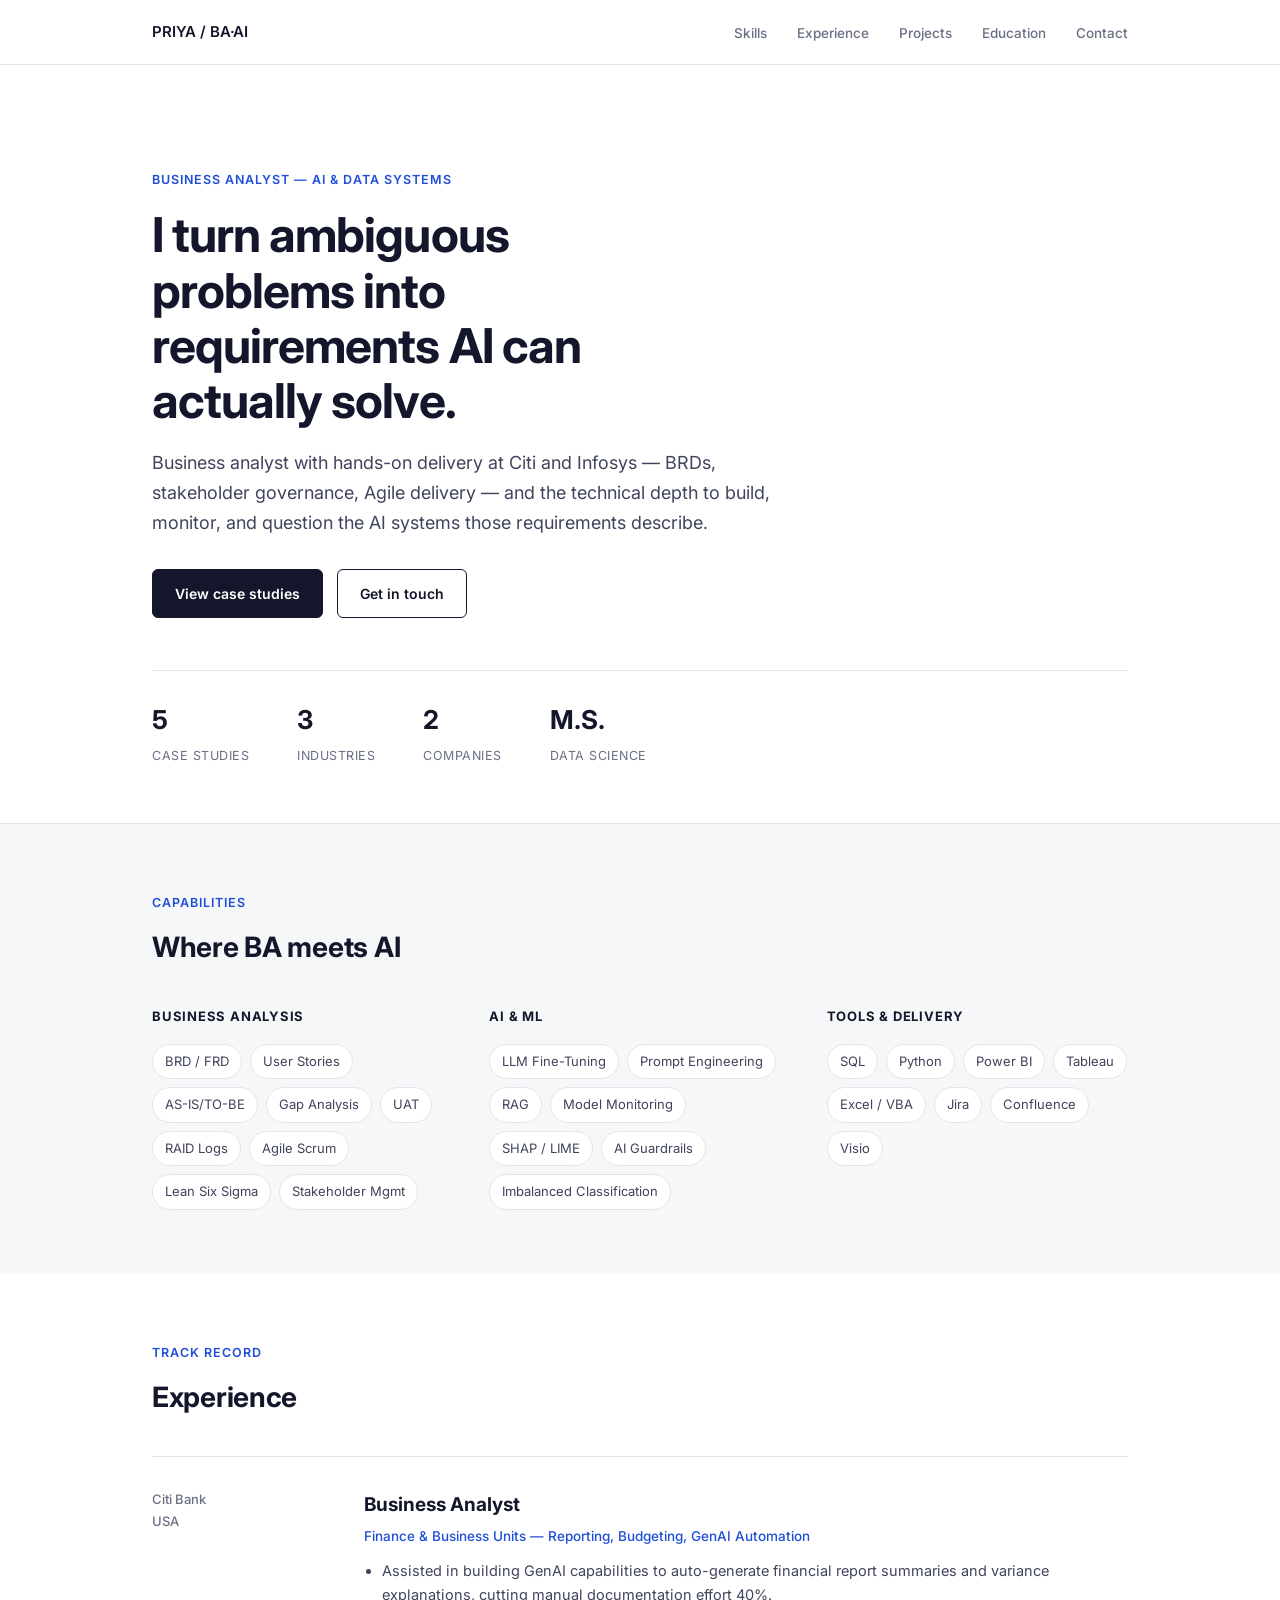
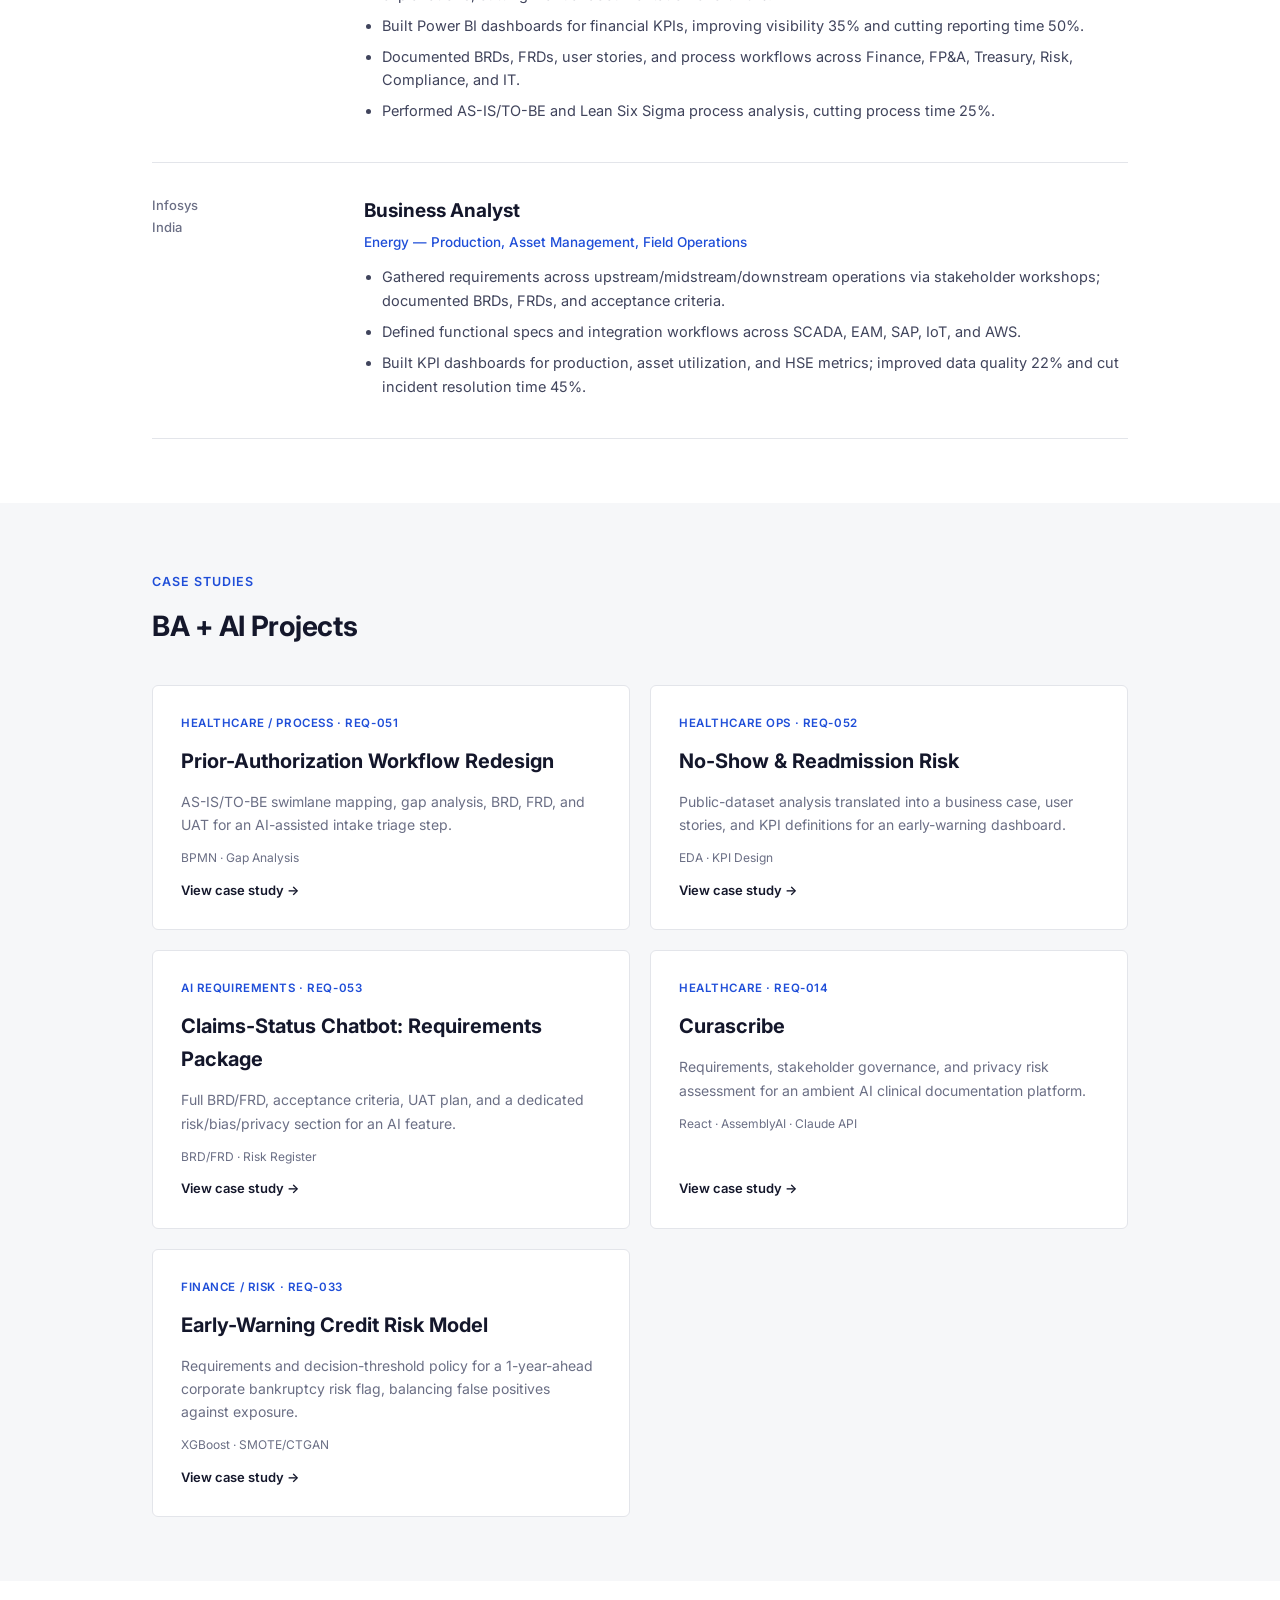
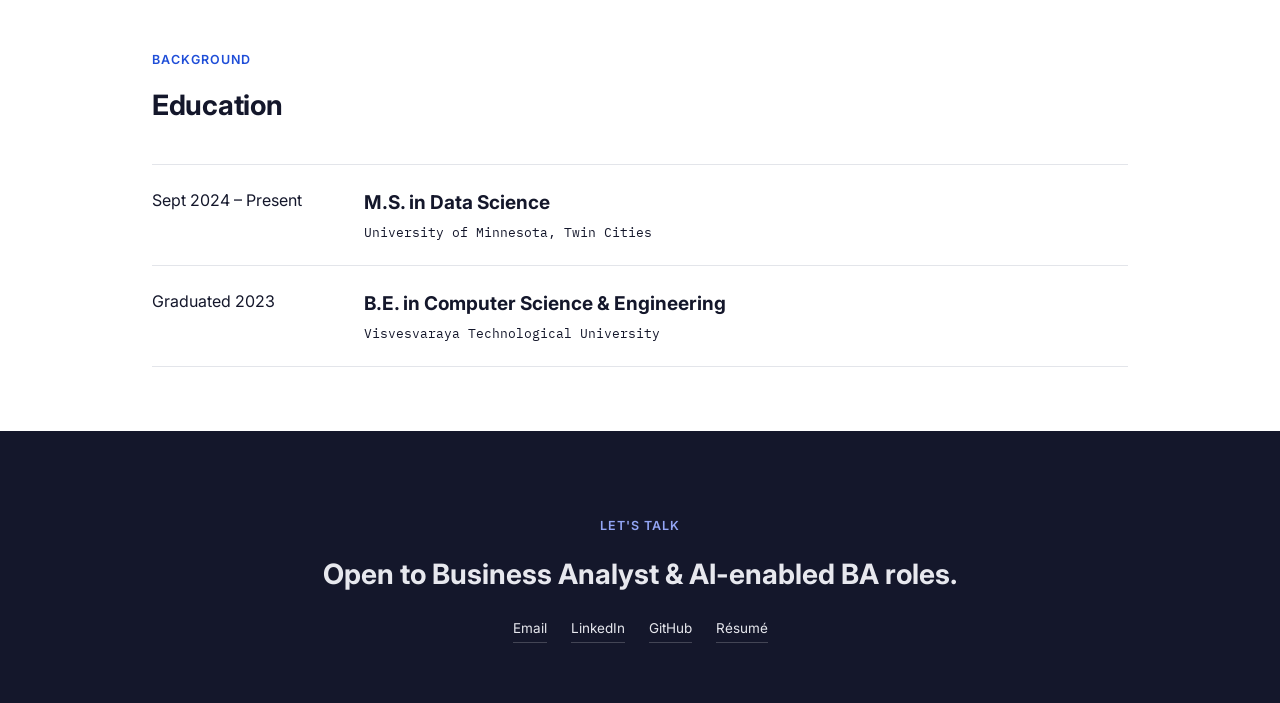
<file: index.html>
<!DOCTYPE html>
<html lang="en">
<head>
<meta charset="UTF-8">
<meta name="viewport" content="width=device-width, initial-scale=1.0">
<title>Priya — Business Analyst / AI Systems</title>
<link rel="preconnect" href="https://fonts.googleapis.com">
<link href="https://fonts.googleapis.com/css2?family=Inter:wght@400;500;600;700&family=IBM+Plex+Mono:wght@400;500&display=swap" rel="stylesheet">
<link rel="stylesheet" href="style.css">
</head>
<body>

<nav class="topbar">
  <div class="wrap">
    <a href="#" class="brand">PRIYA / BA·AI</a>
    <ul class="navlinks">
      <li><a href="#skills">Skills</a></li>
      <li><a href="#experience">Experience</a></li>
      <li><a href="#projects">Projects</a></li>
      <li><a href="#education">Education</a></li>
      <li><a href="#contact">Contact</a></li>
    </ul>
  </div>
</nav>

<div class="ruler"></div>

<header class="hero">
  <div class="wrap">
    <span class="eyebrow">Business Analyst — AI &amp; Data Systems</span>
    <h1>I turn ambiguous problems into requirements AI can actually solve.</h1>
    <p class="lede">Business analyst with hands-on delivery at Citi and Infosys — BRDs, stakeholder governance, Agile delivery — and the technical depth to build, monitor, and question the AI systems those requirements describe.</p>
    <div class="hero-cta">
      <a href="#projects" class="btn btn-primary">View case studies</a>
      <a href="#contact" class="btn btn-ghost">Get in touch</a>
    </div>
    <div class="hero-stats">
      <div><strong>5</strong><span>Case Studies</span></div>
      <div><strong>3</strong><span>Industries</span></div>
      <div><strong>2</strong><span>Companies</span></div>
      <div><strong>M.S.</strong><span>Data Science</span></div>
    </div>
  </div>
</header>

<section id="skills" class="paper">
  <div class="wrap">
    <span class="eyebrow">Capabilities</span>
    <h2 class="section-title">Where BA meets AI</h2>
    <div class="skill-groups">
      <div class="skill-group">
        <h3>Business Analysis</h3>
        <div class="chip-row">
          <span class="chip">BRD / FRD</span><span class="chip">User Stories</span><span class="chip">AS-IS/TO-BE</span>
          <span class="chip">Gap Analysis</span><span class="chip">UAT</span><span class="chip">RAID Logs</span>
          <span class="chip">Agile Scrum</span><span class="chip">Lean Six Sigma</span><span class="chip">Stakeholder Mgmt</span>
        </div>
      </div>
      <div class="skill-group">
        <h3>AI &amp; ML</h3>
        <div class="chip-row">
          <span class="chip">LLM Fine-Tuning</span><span class="chip">Prompt Engineering</span><span class="chip">RAG</span>
          <span class="chip">Model Monitoring</span><span class="chip">SHAP / LIME</span><span class="chip">AI Guardrails</span>
          <span class="chip">Imbalanced Classification</span>
        </div>
      </div>
      <div class="skill-group">
        <h3>Tools &amp; Delivery</h3>
        <div class="chip-row">
          <span class="chip">SQL</span><span class="chip">Python</span><span class="chip">Power BI</span>
          <span class="chip">Tableau</span><span class="chip">Excel / VBA</span><span class="chip">Jira</span>
          <span class="chip">Confluence</span><span class="chip">Visio</span>
        </div>
      </div>
    </div>
  </div>
</section>

<section id="experience">
  <div class="wrap">
    <span class="eyebrow">Track Record</span>
    <h2 class="section-title">Experience</h2>

    <div class="exp-entry">
      <div class="when">Citi Bank<br>USA</div>
      <div>
        <h3>Business Analyst</h3>
        <div class="role">Finance &amp; Business Units — Reporting, Budgeting, GenAI Automation</div>
        <ul>
          <li>Assisted in building GenAI capabilities to auto-generate financial report summaries and variance explanations, cutting manual documentation effort 40%.</li>
          <li>Built Power BI dashboards for financial KPIs, improving visibility 35% and cutting reporting time 50%.</li>
          <li>Documented BRDs, FRDs, user stories, and process workflows across Finance, FP&amp;A, Treasury, Risk, Compliance, and IT.</li>
          <li>Performed AS-IS/TO-BE and Lean Six Sigma process analysis, cutting process time 25%.</li>
        </ul>
      </div>
    </div>

    <div class="exp-entry">
      <div class="when">Infosys<br>India</div>
      <div>
        <h3>Business Analyst</h3>
        <div class="role">Energy — Production, Asset Management, Field Operations</div>
        <ul>
          <li>Gathered requirements across upstream/midstream/downstream operations via stakeholder workshops; documented BRDs, FRDs, and acceptance criteria.</li>
          <li>Defined functional specs and integration workflows across SCADA, EAM, SAP, IoT, and AWS.</li>
          <li>Built KPI dashboards for production, asset utilization, and HSE metrics; improved data quality 22% and cut incident resolution time 45%.</li>
        </ul>
      </div>
    </div>
  </div>
</section>

<section id="projects" class="paper">
  <div class="wrap">
    <span class="eyebrow">Case Studies</span>
    <h2 class="section-title">BA + AI Projects</h2>
    <div class="proj-grid">

      <a class="proj-card" href="projects/prior-auth.html">
        <span class="tag">HEALTHCARE / PROCESS · REQ-051</span>
        <h3>Prior-Authorization Workflow Redesign</h3>
        <p>AS-IS/TO-BE swimlane mapping, gap analysis, BRD, FRD, and UAT for an AI-assisted intake triage step.</p>
        <span class="tools">BPMN · Gap Analysis</span>
        <span class="go">View case study →</span>
      </a>

      <a class="proj-card" href="projects/no-show-readmission.html">
        <span class="tag">HEALTHCARE OPS · REQ-052</span>
        <h3>No-Show &amp; Readmission Risk</h3>
        <p>Public-dataset analysis translated into a business case, user stories, and KPI definitions for an early-warning dashboard.</p>
        <span class="tools">EDA · KPI Design</span>
        <span class="go">View case study →</span>
      </a>

      <a class="proj-card" href="projects/ai-feature-brd.html">
        <span class="tag">AI REQUIREMENTS · REQ-053</span>
        <h3>Claims-Status Chatbot: Requirements Package</h3>
        <p>Full BRD/FRD, acceptance criteria, UAT plan, and a dedicated risk/bias/privacy section for an AI feature.</p>
        <span class="tools">BRD/FRD · Risk Register</span>
        <span class="go">View case study →</span>
      </a>

      <a class="proj-card" href="projects/curascribe.html">
        <span class="tag">HEALTHCARE · REQ-014</span>
        <h3>Curascribe</h3>
        <p>Requirements, stakeholder governance, and privacy risk assessment for an ambient AI clinical documentation platform.</p>
        <span class="tools">React · AssemblyAI · Claude API</span>
        <span class="go">View case study →</span>
      </a>

      <a class="proj-card" href="projects/financial-distress.html">
        <span class="tag">FINANCE / RISK · REQ-033</span>
        <h3>Early-Warning Credit Risk Model</h3>
        <p>Requirements and decision-threshold policy for a 1-year-ahead corporate bankruptcy risk flag, balancing false positives against exposure.</p>
        <span class="tools">XGBoost · SMOTE/CTGAN</span>
        <span class="go">View case study →</span>
      </a>

    </div>
  </div>
</section>

<section id="education">
  <div class="wrap">
    <span class="eyebrow">Background</span>
    <h2 class="section-title">Education</h2>
    <div class="edu-entry">
      <div class="when">Sept 2024 – Present</div>
      <div><h3 style="font-family:var(--display);font-size:19px;margin:0 0 4px;">M.S. in Data Science</h3><div class="role" style="color:var(--ink-text-dim);font-family:var(--mono);font-size:12.5px;">University of Minnesota, Twin Cities</div></div>
    </div>
    <div class="edu-entry">
      <div class="when">Graduated 2023</div>
      <div><h3 style="font-family:var(--display);font-size:19px;margin:0 0 4px;">B.E. in Computer Science &amp; Engineering</h3><div class="role" style="color:var(--ink-text-dim);font-family:var(--mono);font-size:12.5px;">Visvesvaraya Technological University</div></div>
    </div>
  </div>
</section>

<footer class="contact" id="contact">
  <div class="wrap">
    <span class="eyebrow" style="justify-content:center;">Let's talk</span>
    <h2>Open to Business Analyst &amp; AI-enabled BA roles.</h2>
    <div class="contact-links">
      <a href="mailto:you@example.com">Email</a>
      <a href="#">LinkedIn</a>
      <a href="#">GitHub</a>
      <a href="#">Résumé</a>
    </div>
    <div class="stamp">VERIFIED · REQUIREMENTS ON FILE</div>
  </div>
</footer>

</body>
</html>
</file>
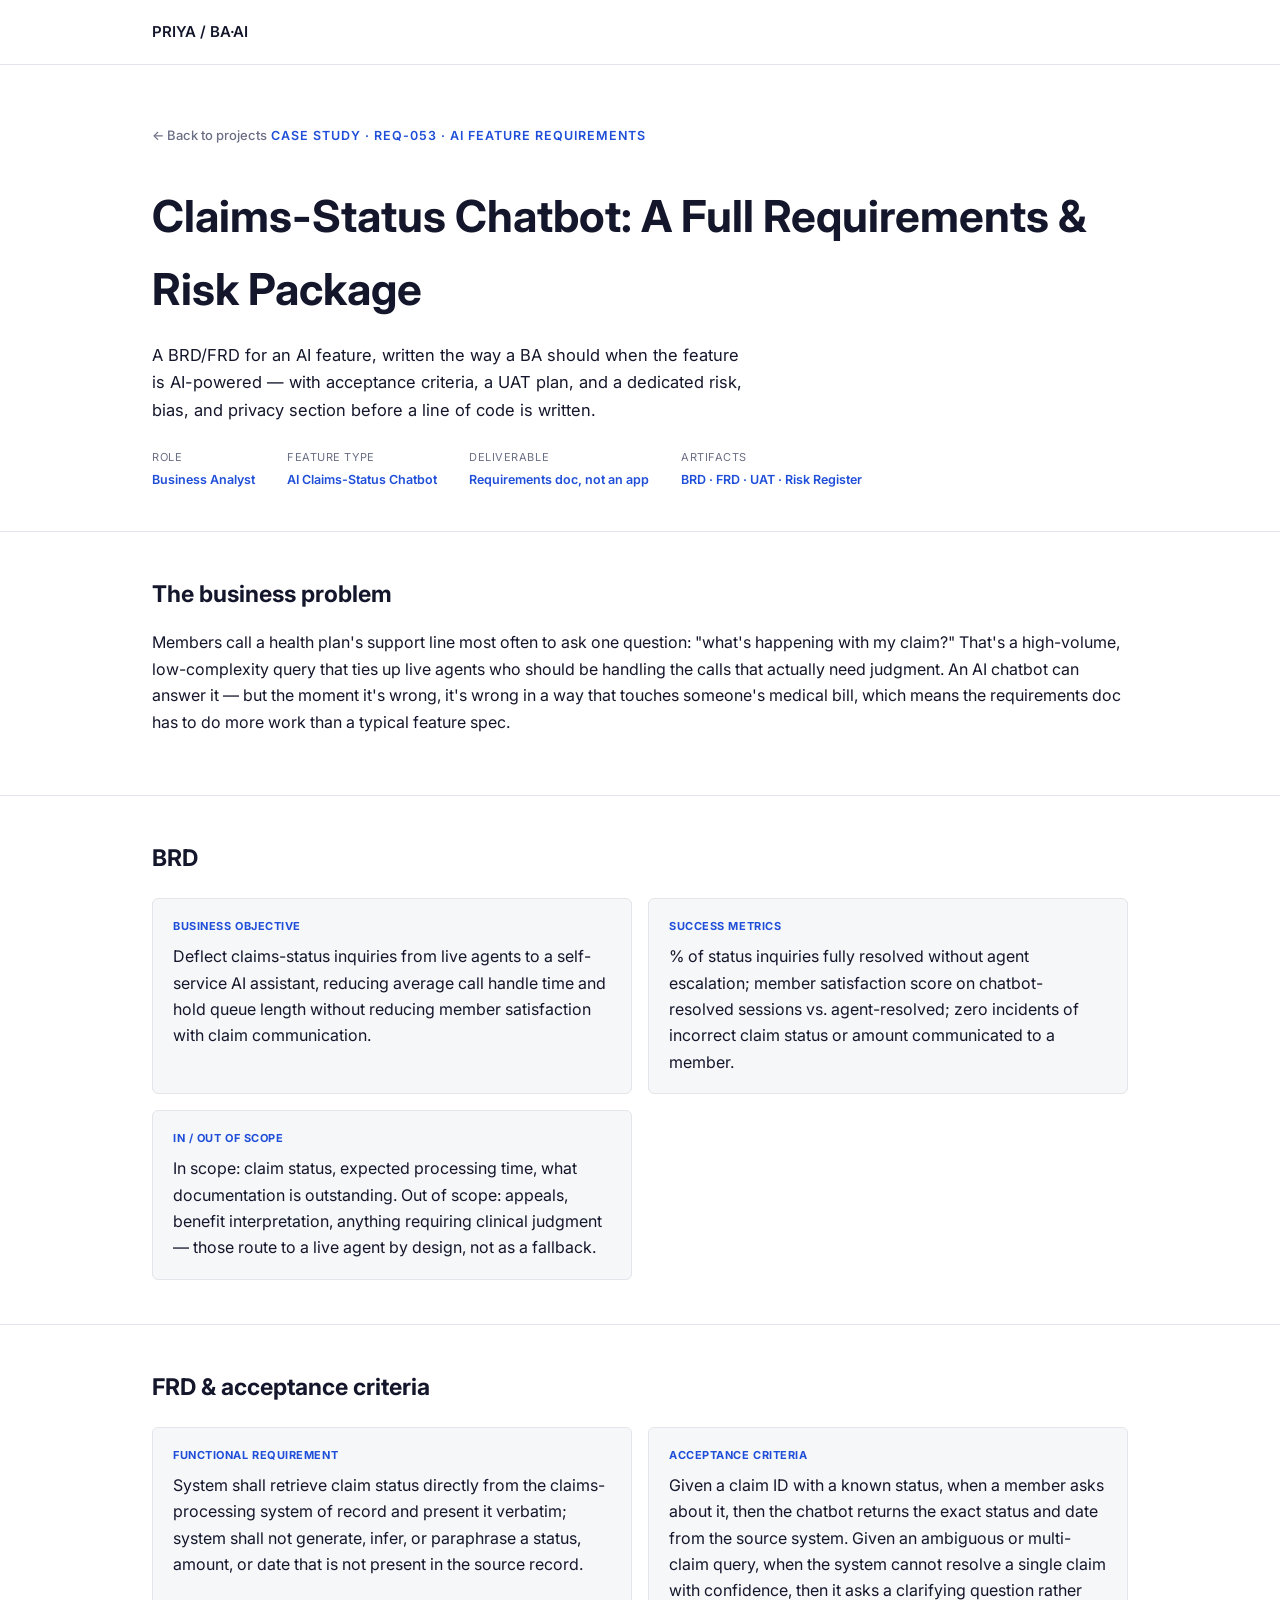
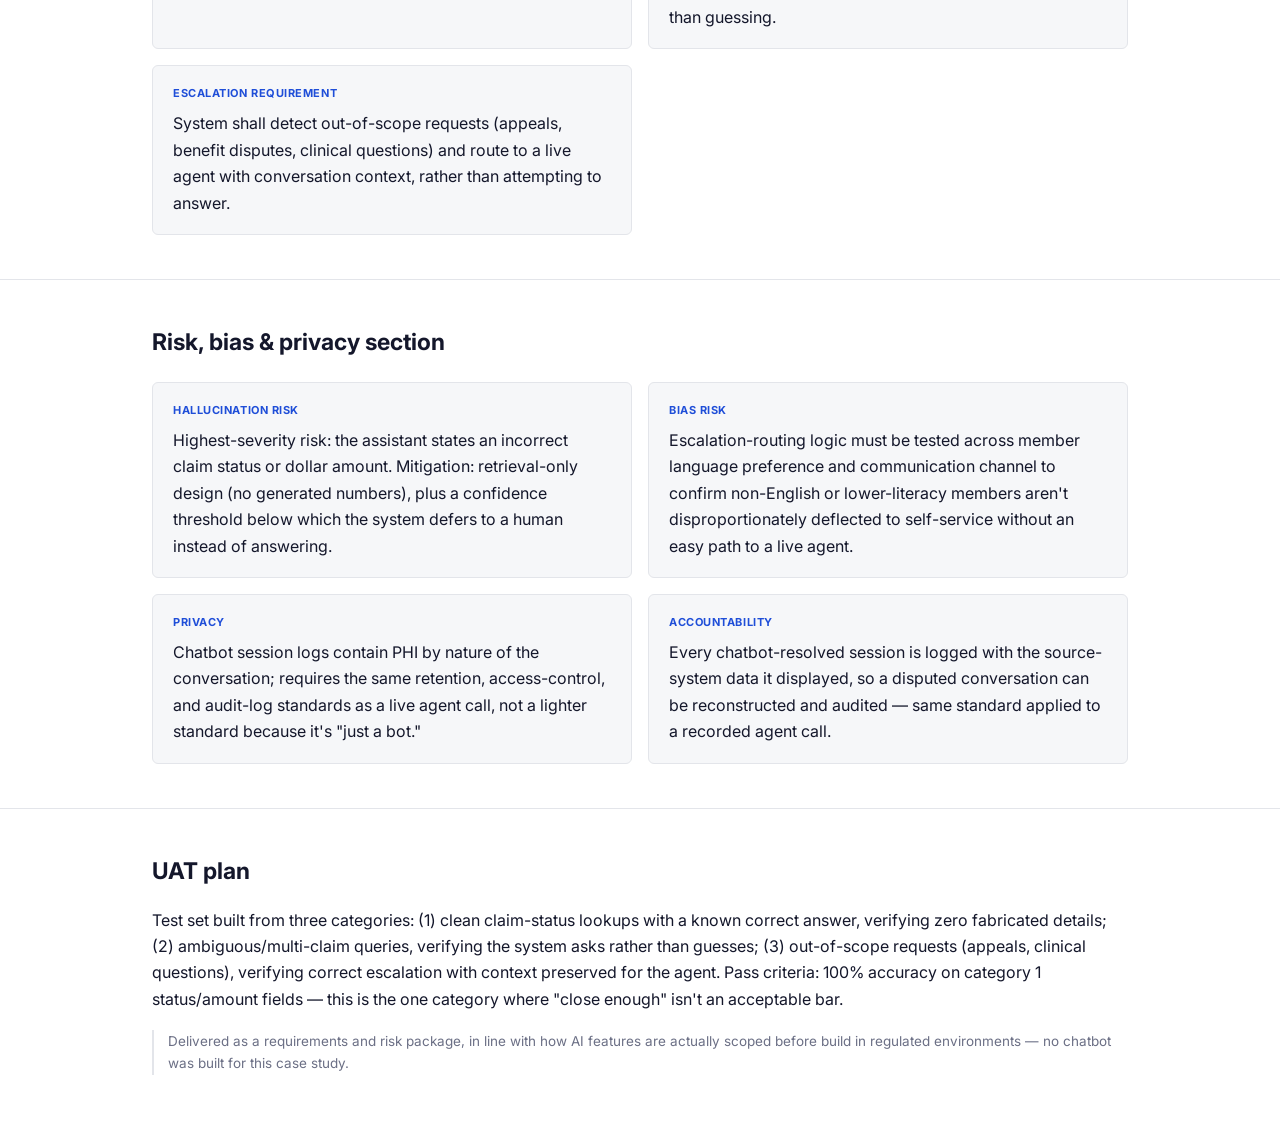
<file: projects/ai-feature-brd.html>
<!DOCTYPE html>
<html lang="en">
<head>
<meta charset="UTF-8">
<meta name="viewport" content="width=device-width, initial-scale=1.0">
<title>AI Feature Requirements &amp; Validation — Case Study</title>
<link rel="preconnect" href="https://fonts.googleapis.com">
<link href="https://fonts.googleapis.com/css2?family=Fraunces:ital,opsz,wght@0,9..144,500;0,9..144,600;1,9..144,500&family=Inter:wght@400;500;600&family=IBM+Plex+Mono:wght@400;500&display=swap" rel="stylesheet">
<link rel="stylesheet" href="../style.css">
</head>
<body class="dark">

<nav class="topbar"><div class="wrap"><a href="../index.html" class="brand">PRIYA / BA·AI</a></div></nav>
<div class="ruler"></div>

<header class="case-hero">
  <div class="wrap">
    <a href="../index.html#projects" class="back-link">← Back to projects</a>
    <span class="eyebrow">Case Study · REQ-053 · AI Feature Requirements</span>
    <h1 style="font-family:var(--display);font-size:clamp(30px,4vw,44px);margin:16px 0;">Claims-Status Chatbot: A Full Requirements &amp; Risk Package</h1>
    <p style="max-width:60ch;color:var(--ink-text-dim);font-size:16.5px;">A BRD/FRD for an AI feature, written the way a BA should when the feature is AI-powered — with acceptance criteria, a UAT plan, and a dedicated risk, bias, and privacy section before a line of code is written.</p>
    <div class="case-meta">
      <div><span class="label">Role</span><span class="val">Business Analyst</span></div>
      <div><span class="label">Feature type</span><span class="val">AI Claims-Status Chatbot</span></div>
      <div><span class="label">Deliverable</span><span class="val">Requirements doc, not an app</span></div>
      <div><span class="label">Artifacts</span><span class="val">BRD · FRD · UAT · Risk Register</span></div>
    </div>
  </div>
</header>

<section class="case-section">
  <div class="wrap">
    <h2>The business problem</h2>
    <p>Members call a health plan's support line most often to ask one question: "what's happening with my claim?" That's a high-volume, low-complexity query that ties up live agents who should be handling the calls that actually need judgment. An AI chatbot can answer it — but the moment it's wrong, it's wrong in a way that touches someone's medical bill, which means the requirements doc has to do more work than a typical feature spec.</p>
  </div>
</section>

<section class="case-section">
  <div class="wrap">
    <h2>BRD</h2>
    <div class="ba-artifact-grid">
      <div class="artifact"><span class="kind">Business objective</span>Deflect claims-status inquiries from live agents to a self-service AI assistant, reducing average call handle time and hold queue length without reducing member satisfaction with claim communication.</div>
      <div class="artifact"><span class="kind">Success metrics</span>% of status inquiries fully resolved without agent escalation; member satisfaction score on chatbot-resolved sessions vs. agent-resolved; zero incidents of incorrect claim status or amount communicated to a member.</div>
      <div class="artifact"><span class="kind">In / out of scope</span>In scope: claim status, expected processing time, what documentation is outstanding. Out of scope: appeals, benefit interpretation, anything requiring clinical judgment — those route to a live agent by design, not as a fallback.</div>
    </div>
  </div>
</section>

<section class="case-section">
  <div class="wrap">
    <h2>FRD &amp; acceptance criteria</h2>
    <div class="ba-artifact-grid">
      <div class="artifact"><span class="kind">Functional requirement</span>System shall retrieve claim status directly from the claims-processing system of record and present it verbatim; system shall not generate, infer, or paraphrase a status, amount, or date that is not present in the source record.</div>
      <div class="artifact"><span class="kind">Acceptance criteria</span>Given a claim ID with a known status, when a member asks about it, then the chatbot returns the exact status and date from the source system. Given an ambiguous or multi-claim query, when the system cannot resolve a single claim with confidence, then it asks a clarifying question rather than guessing.</div>
      <div class="artifact"><span class="kind">Escalation requirement</span>System shall detect out-of-scope requests (appeals, benefit disputes, clinical questions) and route to a live agent with conversation context, rather than attempting to answer.</div>
    </div>
  </div>
</section>

<section class="case-section">
  <div class="wrap">
    <h2>Risk, bias &amp; privacy section</h2>
    <div class="ba-artifact-grid">
      <div class="artifact"><span class="kind">Hallucination risk</span>Highest-severity risk: the assistant states an incorrect claim status or dollar amount. Mitigation: retrieval-only design (no generated numbers), plus a confidence threshold below which the system defers to a human instead of answering.</div>
      <div class="artifact"><span class="kind">Bias risk</span>Escalation-routing logic must be tested across member language preference and communication channel to confirm non-English or lower-literacy members aren't disproportionately deflected to self-service without an easy path to a live agent.</div>
      <div class="artifact"><span class="kind">Privacy</span>Chatbot session logs contain PHI by nature of the conversation; requires the same retention, access-control, and audit-log standards as a live agent call, not a lighter standard because it's "just a bot."</div>
      <div class="artifact"><span class="kind">Accountability</span>Every chatbot-resolved session is logged with the source-system data it displayed, so a disputed conversation can be reconstructed and audited — same standard applied to a recorded agent call.</div>
    </div>
  </div>
</section>

<section class="case-section">
  <div class="wrap">
    <h2>UAT plan</h2>
    <p>Test set built from three categories: (1) clean claim-status lookups with a known correct answer, verifying zero fabricated details; (2) ambiguous/multi-claim queries, verifying the system asks rather than guesses; (3) out-of-scope requests (appeals, clinical questions), verifying correct escalation with context preserved for the agent. Pass criteria: 100% accuracy on category 1 status/amount fields — this is the one category where "close enough" isn't an acceptable bar.</p>
    <p class="note">Delivered as a requirements and risk package, in line with how AI features are actually scoped before build in regulated environments — no chatbot was built for this case study.</p>
  </div>
</section>

</body>
</html>
</file>
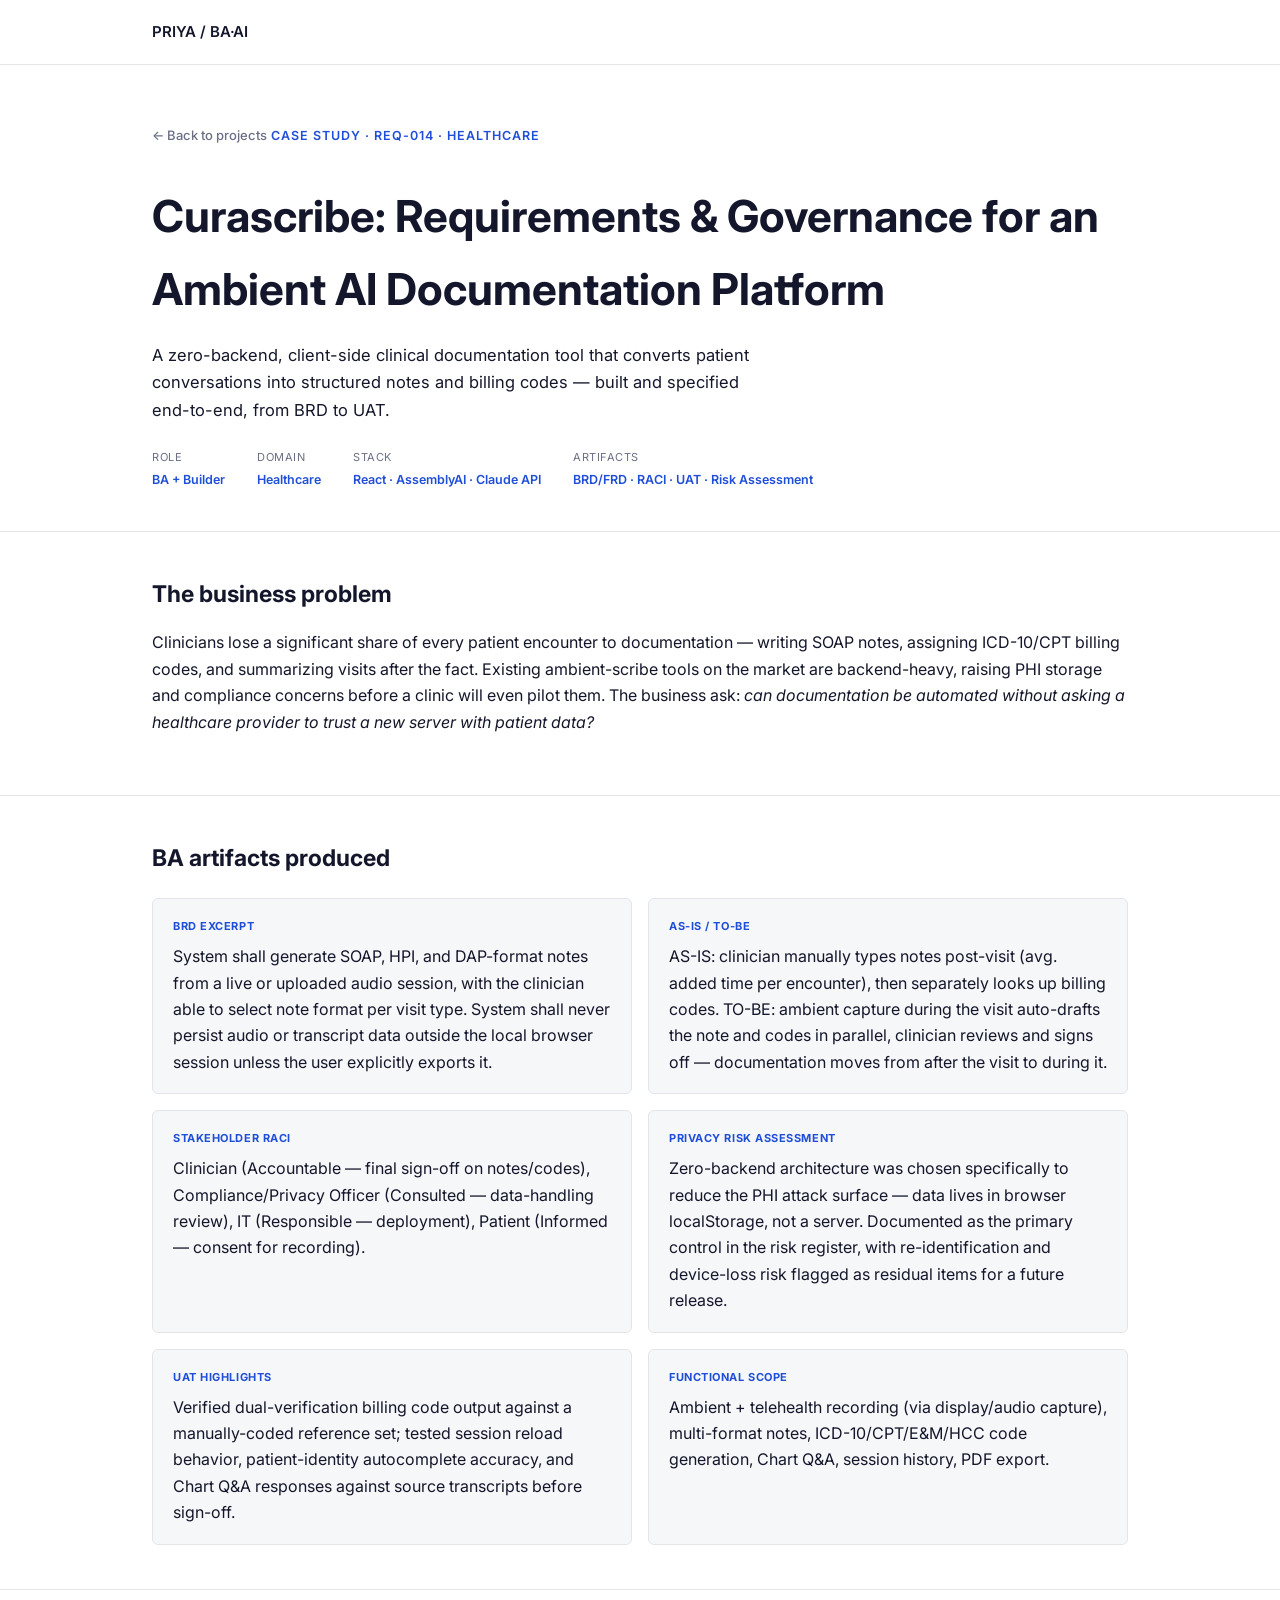
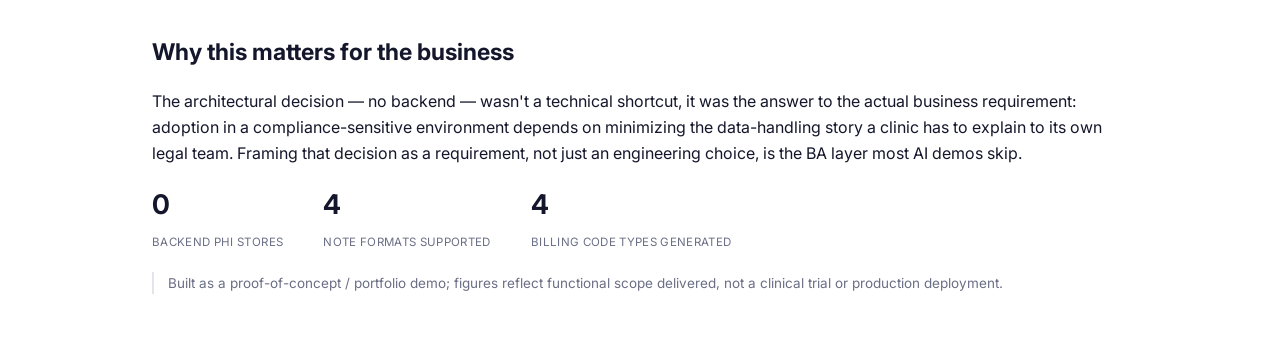
<file: projects/curascribe.html>
<!DOCTYPE html>
<html lang="en">
<head>
<meta charset="UTF-8">
<meta name="viewport" content="width=device-width, initial-scale=1.0">
<title>Curascribe — Case Study</title>
<link rel="preconnect" href="https://fonts.googleapis.com">
<link href="https://fonts.googleapis.com/css2?family=Fraunces:ital,opsz,wght@0,9..144,500;0,9..144,600;1,9..144,500&family=Inter:wght@400;500;600&family=IBM+Plex+Mono:wght@400;500&display=swap" rel="stylesheet">
<link rel="stylesheet" href="../style.css">
</head>
<body class="dark">

<nav class="topbar"><div class="wrap"><a href="../index.html" class="brand">PRIYA / BA·AI</a></div></nav>
<div class="ruler"></div>

<header class="case-hero">
  <div class="wrap">
    <a href="../index.html#projects" class="back-link">← Back to projects</a>
    <span class="eyebrow">Case Study · REQ-014 · Healthcare</span>
    <h1 style="font-family:var(--display);font-size:clamp(30px,4vw,44px);margin:16px 0;">Curascribe: Requirements &amp; Governance for an Ambient AI Documentation Platform</h1>
    <p style="max-width:60ch;color:var(--ink-text-dim);font-size:16.5px;">A zero-backend, client-side clinical documentation tool that converts patient conversations into structured notes and billing codes — built and specified end-to-end, from BRD to UAT.</p>
    <div class="case-meta">
      <div><span class="label">Role</span><span class="val">BA + Builder</span></div>
      <div><span class="label">Domain</span><span class="val">Healthcare</span></div>
      <div><span class="label">Stack</span><span class="val">React · AssemblyAI · Claude API</span></div>
      <div><span class="label">Artifacts</span><span class="val">BRD/FRD · RACI · UAT · Risk Assessment</span></div>
    </div>
  </div>
</header>

<section class="case-section">
  <div class="wrap">
    <h2>The business problem</h2>
    <p>Clinicians lose a significant share of every patient encounter to documentation — writing SOAP notes, assigning ICD-10/CPT billing codes, and summarizing visits after the fact. Existing ambient-scribe tools on the market are backend-heavy, raising PHI storage and compliance concerns before a clinic will even pilot them. The business ask: <em>can documentation be automated without asking a healthcare provider to trust a new server with patient data?</em></p>
  </div>
</section>

<section class="case-section">
  <div class="wrap">
    <h2>BA artifacts produced</h2>
    <div class="ba-artifact-grid">
      <div class="artifact"><span class="kind">BRD excerpt</span>System shall generate SOAP, HPI, and DAP-format notes from a live or uploaded audio session, with the clinician able to select note format per visit type. System shall never persist audio or transcript data outside the local browser session unless the user explicitly exports it.</div>
      <div class="artifact"><span class="kind">AS-IS / TO-BE</span>AS-IS: clinician manually types notes post-visit (avg. added time per encounter), then separately looks up billing codes. TO-BE: ambient capture during the visit auto-drafts the note and codes in parallel, clinician reviews and signs off — documentation moves from after the visit to during it.</div>
      <div class="artifact"><span class="kind">Stakeholder RACI</span>Clinician (Accountable — final sign-off on notes/codes), Compliance/Privacy Officer (Consulted — data-handling review), IT (Responsible — deployment), Patient (Informed — consent for recording).</div>
      <div class="artifact"><span class="kind">Privacy risk assessment</span>Zero-backend architecture was chosen specifically to reduce the PHI attack surface — data lives in browser localStorage, not a server. Documented as the primary control in the risk register, with re-identification and device-loss risk flagged as residual items for a future release.</div>
      <div class="artifact"><span class="kind">UAT highlights</span>Verified dual-verification billing code output against a manually-coded reference set; tested session reload behavior, patient-identity autocomplete accuracy, and Chart Q&amp;A responses against source transcripts before sign-off.</div>
      <div class="artifact"><span class="kind">Functional scope</span>Ambient + telehealth recording (via display/audio capture), multi-format notes, ICD-10/CPT/E&amp;M/HCC code generation, Chart Q&amp;A, session history, PDF export.</div>
    </div>
  </div>
</section>

<section class="case-section">
  <div class="wrap">
    <h2>Why this matters for the business</h2>
    <p>The architectural decision — no backend — wasn't a technical shortcut, it was the answer to the actual business requirement: adoption in a compliance-sensitive environment depends on minimizing the data-handling story a clinic has to explain to its own legal team. Framing that decision as a requirement, not just an engineering choice, is the BA layer most AI demos skip.</p>
    <div class="result-row">
      <div class="stat"><strong>0</strong><span>Backend PHI stores</span></div>
      <div class="stat"><strong>4</strong><span>Note formats supported</span></div>
      <div class="stat"><strong>4</strong><span>Billing code types generated</span></div>
    </div>
    <p class="note">Built as a proof-of-concept / portfolio demo; figures reflect functional scope delivered, not a clinical trial or production deployment.</p>
  </div>
</section>

</body>
</html>
</file>
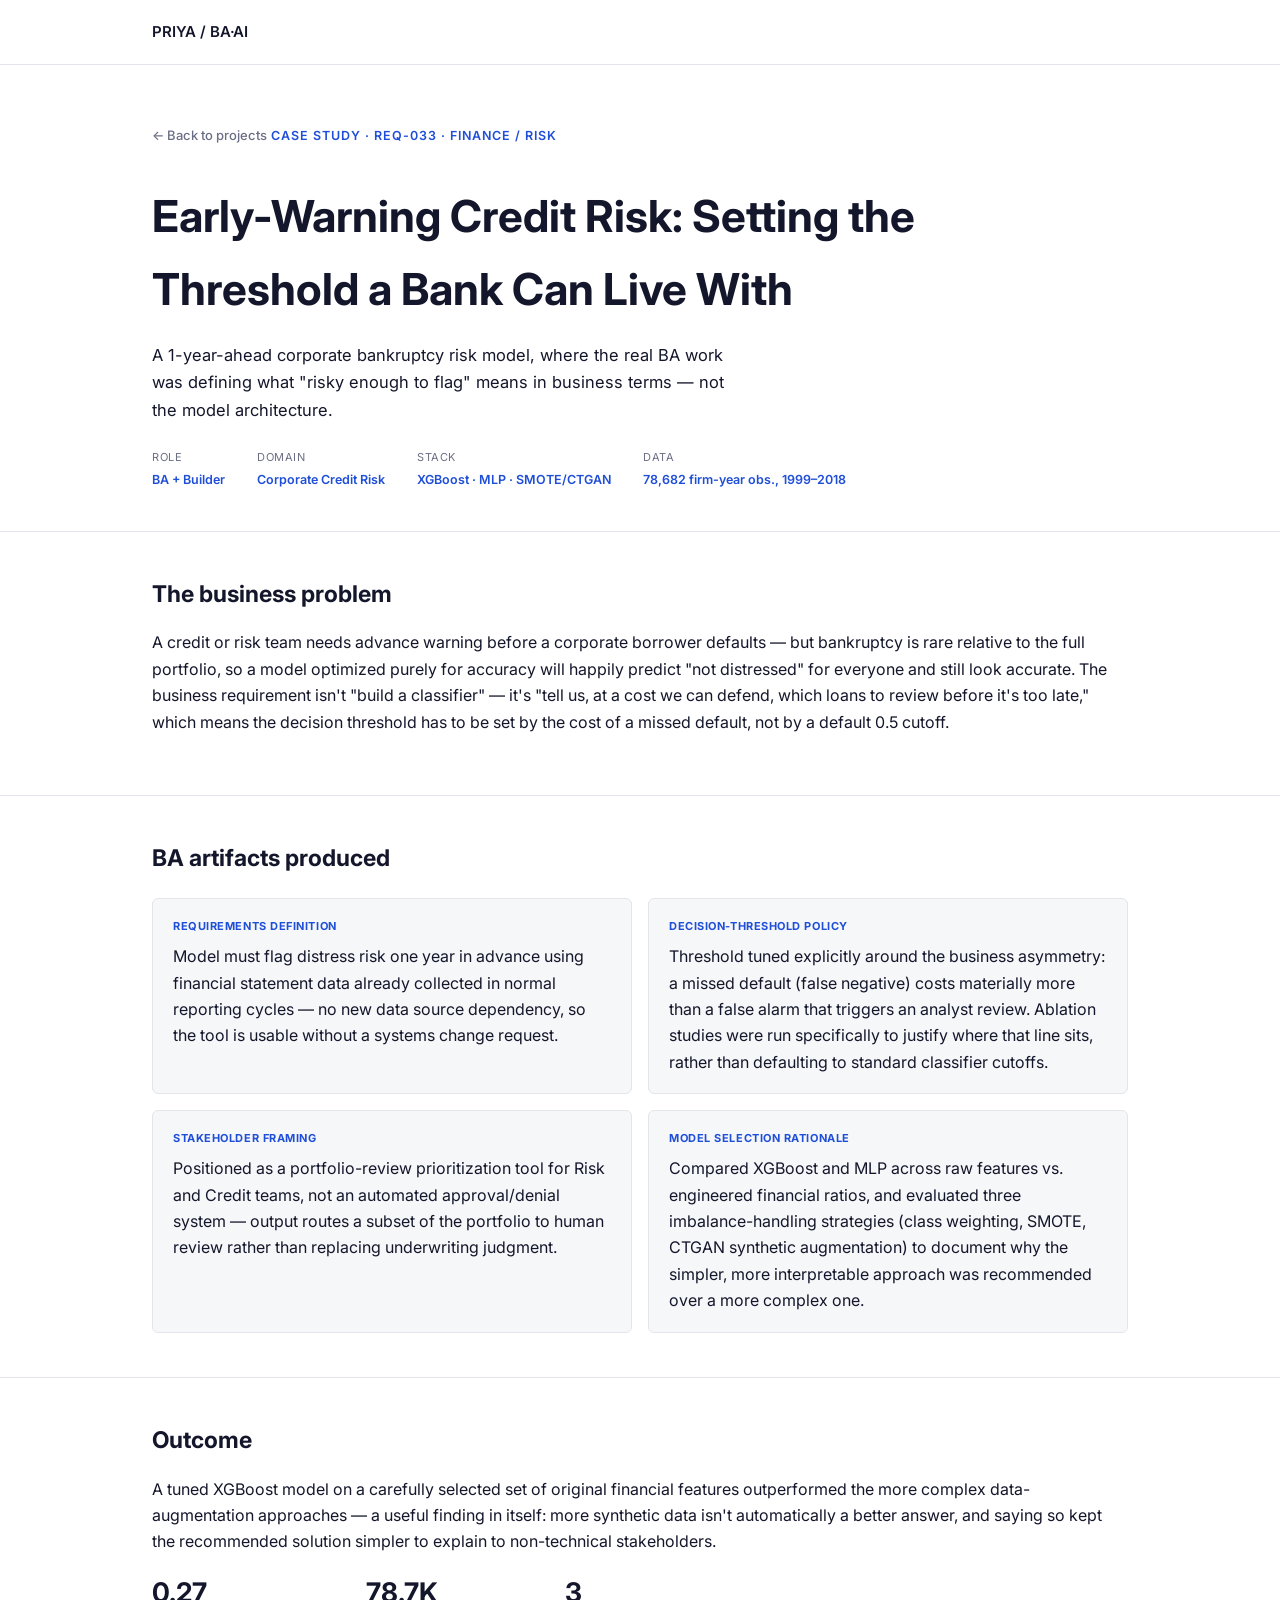
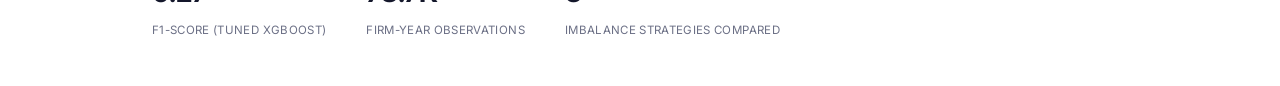
<file: projects/financial-distress.html>
<!DOCTYPE html>
<html lang="en">
<head>
<meta charset="UTF-8">
<meta name="viewport" content="width=device-width, initial-scale=1.0">
<title>Early-Warning Credit Risk Model — Case Study</title>
<link rel="preconnect" href="https://fonts.googleapis.com">
<link href="https://fonts.googleapis.com/css2?family=Fraunces:ital,opsz,wght@0,9..144,500;0,9..144,600;1,9..144,500&family=Inter:wght@400;500;600&family=IBM+Plex+Mono:wght@400;500&display=swap" rel="stylesheet">
<link rel="stylesheet" href="../style.css">
</head>
<body class="dark">

<nav class="topbar"><div class="wrap"><a href="../index.html" class="brand">PRIYA / BA·AI</a></div></nav>
<div class="ruler"></div>

<header class="case-hero">
  <div class="wrap">
    <a href="../index.html#projects" class="back-link">← Back to projects</a>
    <span class="eyebrow">Case Study · REQ-033 · Finance / Risk</span>
    <h1 style="font-family:var(--display);font-size:clamp(30px,4vw,44px);margin:16px 0;">Early-Warning Credit Risk: Setting the Threshold a Bank Can Live With</h1>
    <p style="max-width:60ch;color:var(--ink-text-dim);font-size:16.5px;">A 1-year-ahead corporate bankruptcy risk model, where the real BA work was defining what "risky enough to flag" means in business terms — not the model architecture.</p>
    <div class="case-meta">
      <div><span class="label">Role</span><span class="val">BA + Builder</span></div>
      <div><span class="label">Domain</span><span class="val">Corporate Credit Risk</span></div>
      <div><span class="label">Stack</span><span class="val">XGBoost · MLP · SMOTE/CTGAN</span></div>
      <div><span class="label">Data</span><span class="val">78,682 firm-year obs., 1999–2018</span></div>
    </div>
  </div>
</header>

<section class="case-section">
  <div class="wrap">
    <h2>The business problem</h2>
    <p>A credit or risk team needs advance warning before a corporate borrower defaults — but bankruptcy is rare relative to the full portfolio, so a model optimized purely for accuracy will happily predict "not distressed" for everyone and still look accurate. The business requirement isn't "build a classifier" — it's "tell us, at a cost we can defend, which loans to review before it's too late," which means the decision threshold has to be set by the cost of a missed default, not by a default 0.5 cutoff.</p>
  </div>
</section>

<section class="case-section">
  <div class="wrap">
    <h2>BA artifacts produced</h2>
    <div class="ba-artifact-grid">
      <div class="artifact"><span class="kind">Requirements definition</span>Model must flag distress risk one year in advance using financial statement data already collected in normal reporting cycles — no new data source dependency, so the tool is usable without a systems change request.</div>
      <div class="artifact"><span class="kind">Decision-threshold policy</span>Threshold tuned explicitly around the business asymmetry: a missed default (false negative) costs materially more than a false alarm that triggers an analyst review. Ablation studies were run specifically to justify where that line sits, rather than defaulting to standard classifier cutoffs.</div>
      <div class="artifact"><span class="kind">Stakeholder framing</span>Positioned as a portfolio-review prioritization tool for Risk and Credit teams, not an automated approval/denial system — output routes a subset of the portfolio to human review rather than replacing underwriting judgment.</div>
      <div class="artifact"><span class="kind">Model selection rationale</span>Compared XGBoost and MLP across raw features vs. engineered financial ratios, and evaluated three imbalance-handling strategies (class weighting, SMOTE, CTGAN synthetic augmentation) to document why the simpler, more interpretable approach was recommended over a more complex one.</div>
    </div>
  </div>
</section>

<section class="case-section">
  <div class="wrap">
    <h2>Outcome</h2>
    <p>A tuned XGBoost model on a carefully selected set of original financial features outperformed the more complex data-augmentation approaches — a useful finding in itself: more synthetic data isn't automatically a better answer, and saying so kept the recommended solution simpler to explain to non-technical stakeholders.</p>
    <div class="result-row">
      <div class="stat"><strong>0.27</strong><span>F1-score (tuned XGBoost)</span></div>
      <div class="stat"><strong>78.7K</strong><span>Firm-year observations</span></div>
      <div class="stat"><strong>3</strong><span>Imbalance strategies compared</span></div>
    </div>
  </div>
</section>

</body>
</html>
</file>
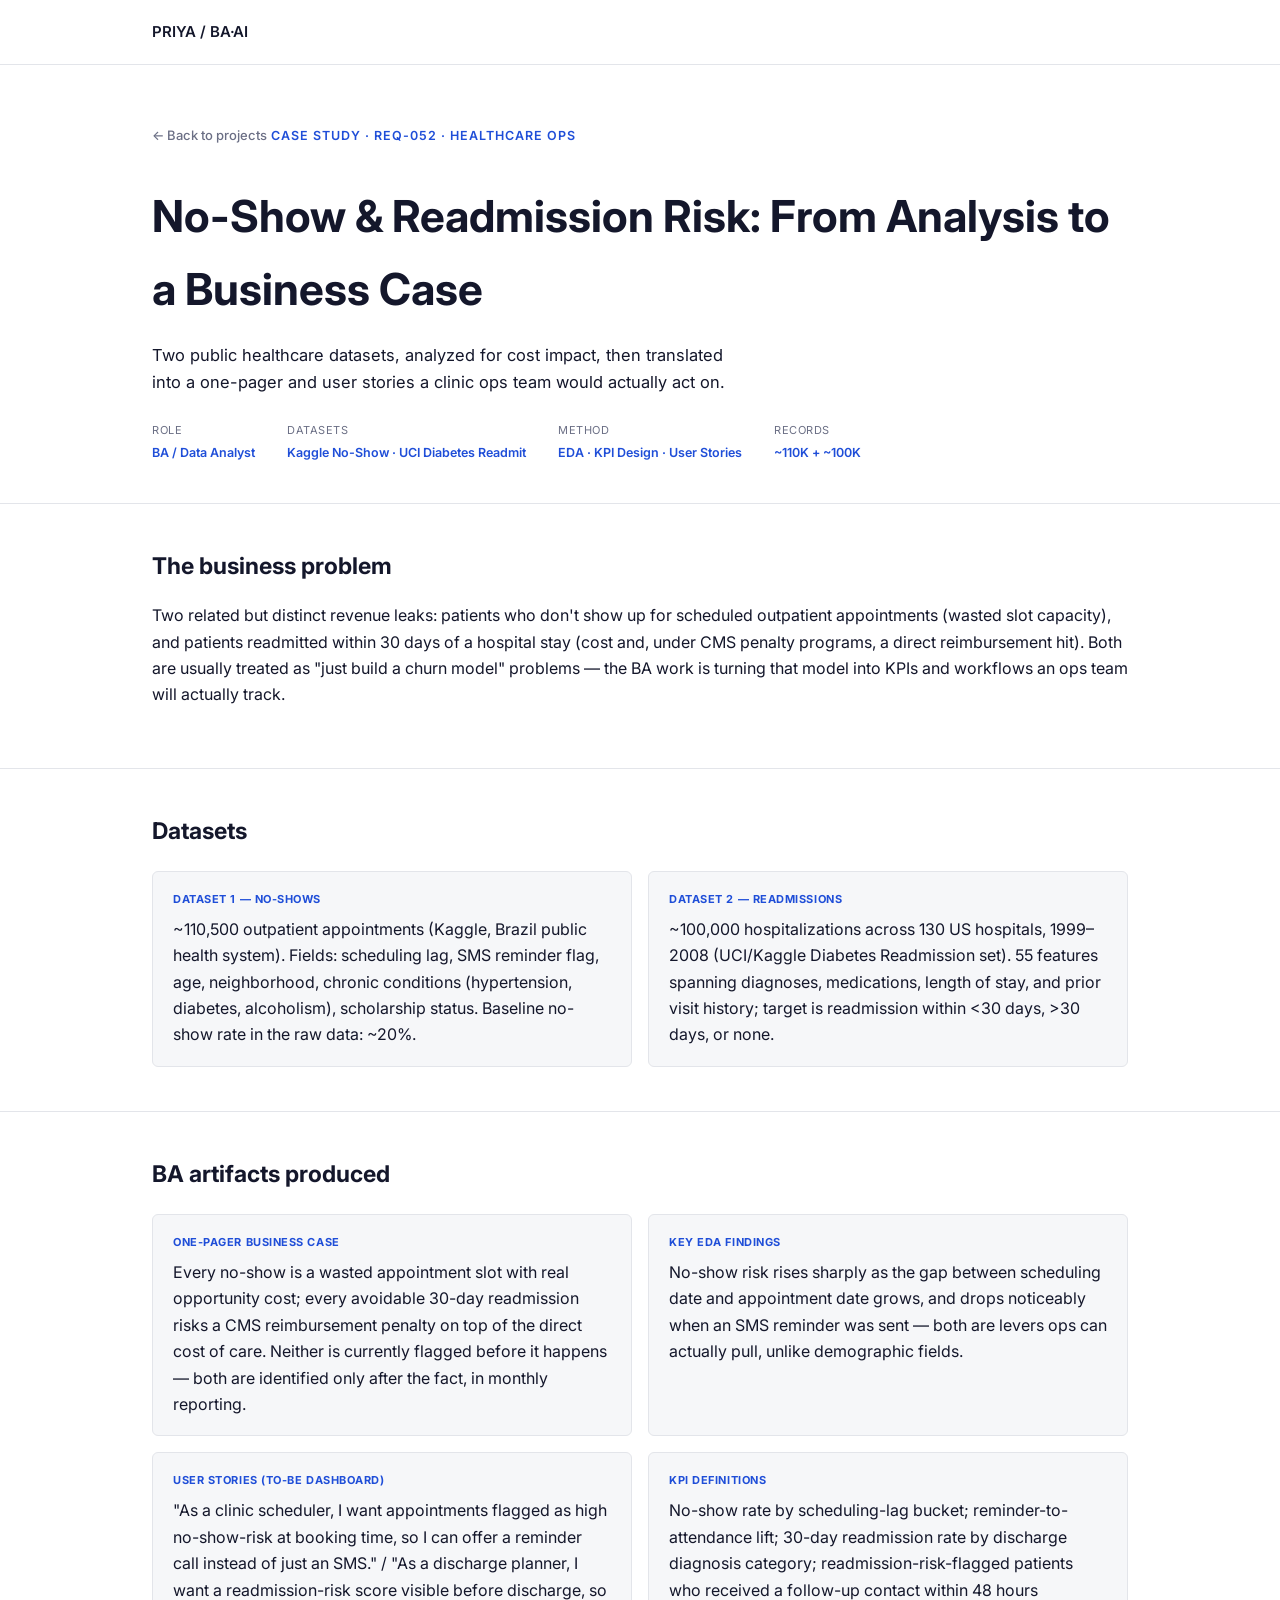
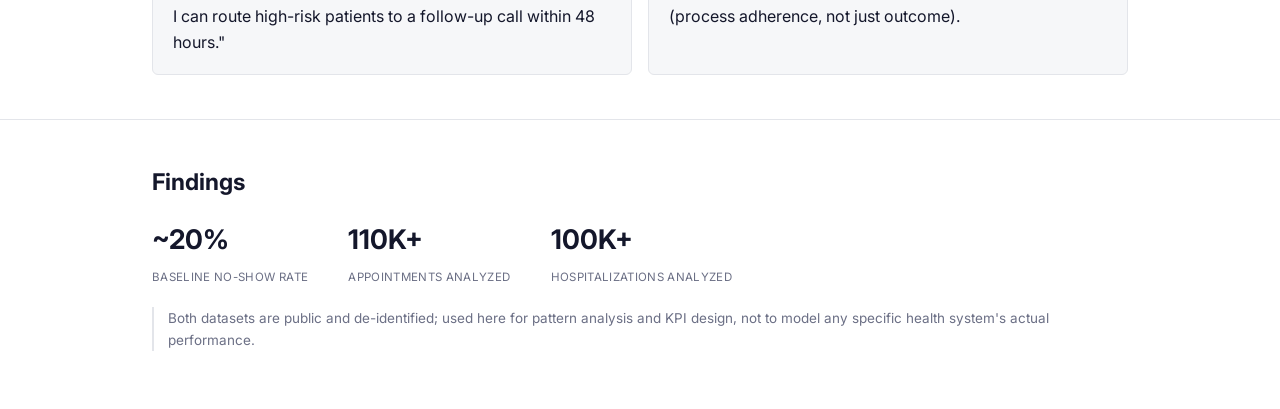
<file: projects/no-show-readmission.html>
<!DOCTYPE html>
<html lang="en">
<head>
<meta charset="UTF-8">
<meta name="viewport" content="width=device-width, initial-scale=1.0">
<title>No-Show &amp; Readmission Risk — Case Study</title>
<link rel="preconnect" href="https://fonts.googleapis.com">
<link href="https://fonts.googleapis.com/css2?family=Fraunces:ital,opsz,wght@0,9..144,500;0,9..144,600;1,9..144,500&family=Inter:wght@400;500;600&family=IBM+Plex+Mono:wght@400;500&display=swap" rel="stylesheet">
<link rel="stylesheet" href="../style.css">
</head>
<body class="dark">

<nav class="topbar"><div class="wrap"><a href="../index.html" class="brand">PRIYA / BA·AI</a></div></nav>
<div class="ruler"></div>

<header class="case-hero">
  <div class="wrap">
    <a href="../index.html#projects" class="back-link">← Back to projects</a>
    <span class="eyebrow">Case Study · REQ-052 · Healthcare Ops</span>
    <h1 style="font-family:var(--display);font-size:clamp(30px,4vw,44px);margin:16px 0;">No-Show &amp; Readmission Risk: From Analysis to a Business Case</h1>
    <p style="max-width:60ch;color:var(--ink-text-dim);font-size:16.5px;">Two public healthcare datasets, analyzed for cost impact, then translated into a one-pager and user stories a clinic ops team would actually act on.</p>
    <div class="case-meta">
      <div><span class="label">Role</span><span class="val">BA / Data Analyst</span></div>
      <div><span class="label">Datasets</span><span class="val">Kaggle No-Show · UCI Diabetes Readmit</span></div>
      <div><span class="label">Method</span><span class="val">EDA · KPI Design · User Stories</span></div>
      <div><span class="label">Records</span><span class="val">~110K + ~100K</span></div>
    </div>
  </div>
</header>

<section class="case-section">
  <div class="wrap">
    <h2>The business problem</h2>
    <p>Two related but distinct revenue leaks: patients who don't show up for scheduled outpatient appointments (wasted slot capacity), and patients readmitted within 30 days of a hospital stay (cost and, under CMS penalty programs, a direct reimbursement hit). Both are usually treated as "just build a churn model" problems — the BA work is turning that model into KPIs and workflows an ops team will actually track.</p>
  </div>
</section>

<section class="case-section">
  <div class="wrap">
    <h2>Datasets</h2>
    <div class="ba-artifact-grid">
      <div class="artifact"><span class="kind">Dataset 1 — No-shows</span>~110,500 outpatient appointments (Kaggle, Brazil public health system). Fields: scheduling lag, SMS reminder flag, age, neighborhood, chronic conditions (hypertension, diabetes, alcoholism), scholarship status. Baseline no-show rate in the raw data: ~20%.</div>
      <div class="artifact"><span class="kind">Dataset 2 — Readmissions</span>~100,000 hospitalizations across 130 US hospitals, 1999–2008 (UCI/Kaggle Diabetes Readmission set). 55 features spanning diagnoses, medications, length of stay, and prior visit history; target is readmission within &lt;30 days, &gt;30 days, or none.</div>
    </div>
  </div>
</section>

<section class="case-section">
  <div class="wrap">
    <h2>BA artifacts produced</h2>
    <div class="ba-artifact-grid">
      <div class="artifact"><span class="kind">One-pager business case</span>Every no-show is a wasted appointment slot with real opportunity cost; every avoidable 30-day readmission risks a CMS reimbursement penalty on top of the direct cost of care. Neither is currently flagged before it happens — both are identified only after the fact, in monthly reporting.</div>
      <div class="artifact"><span class="kind">Key EDA findings</span>No-show risk rises sharply as the gap between scheduling date and appointment date grows, and drops noticeably when an SMS reminder was sent — both are levers ops can actually pull, unlike demographic fields.</div>
      <div class="artifact"><span class="kind">User stories (TO-BE dashboard)</span>"As a clinic scheduler, I want appointments flagged as high no-show-risk at booking time, so I can offer a reminder call instead of just an SMS." / "As a discharge planner, I want a readmission-risk score visible before discharge, so I can route high-risk patients to a follow-up call within 48 hours."</div>
      <div class="artifact"><span class="kind">KPI definitions</span>No-show rate by scheduling-lag bucket; reminder-to-attendance lift; 30-day readmission rate by discharge diagnosis category; readmission-risk-flagged patients who received a follow-up contact within 48 hours (process adherence, not just outcome).</div>
    </div>
  </div>
</section>

<section class="case-section">
  <div class="wrap">
    <h2>Findings</h2>
    <div class="result-row">
      <div class="stat"><strong>~20%</strong><span>Baseline no-show rate</span></div>
      <div class="stat"><strong>110K+</strong><span>Appointments analyzed</span></div>
      <div class="stat"><strong>100K+</strong><span>Hospitalizations analyzed</span></div>
    </div>
    <p class="note">Both datasets are public and de-identified; used here for pattern analysis and KPI design, not to model any specific health system's actual performance.</p>
  </div>
</section>

</body>
</html>
</file>
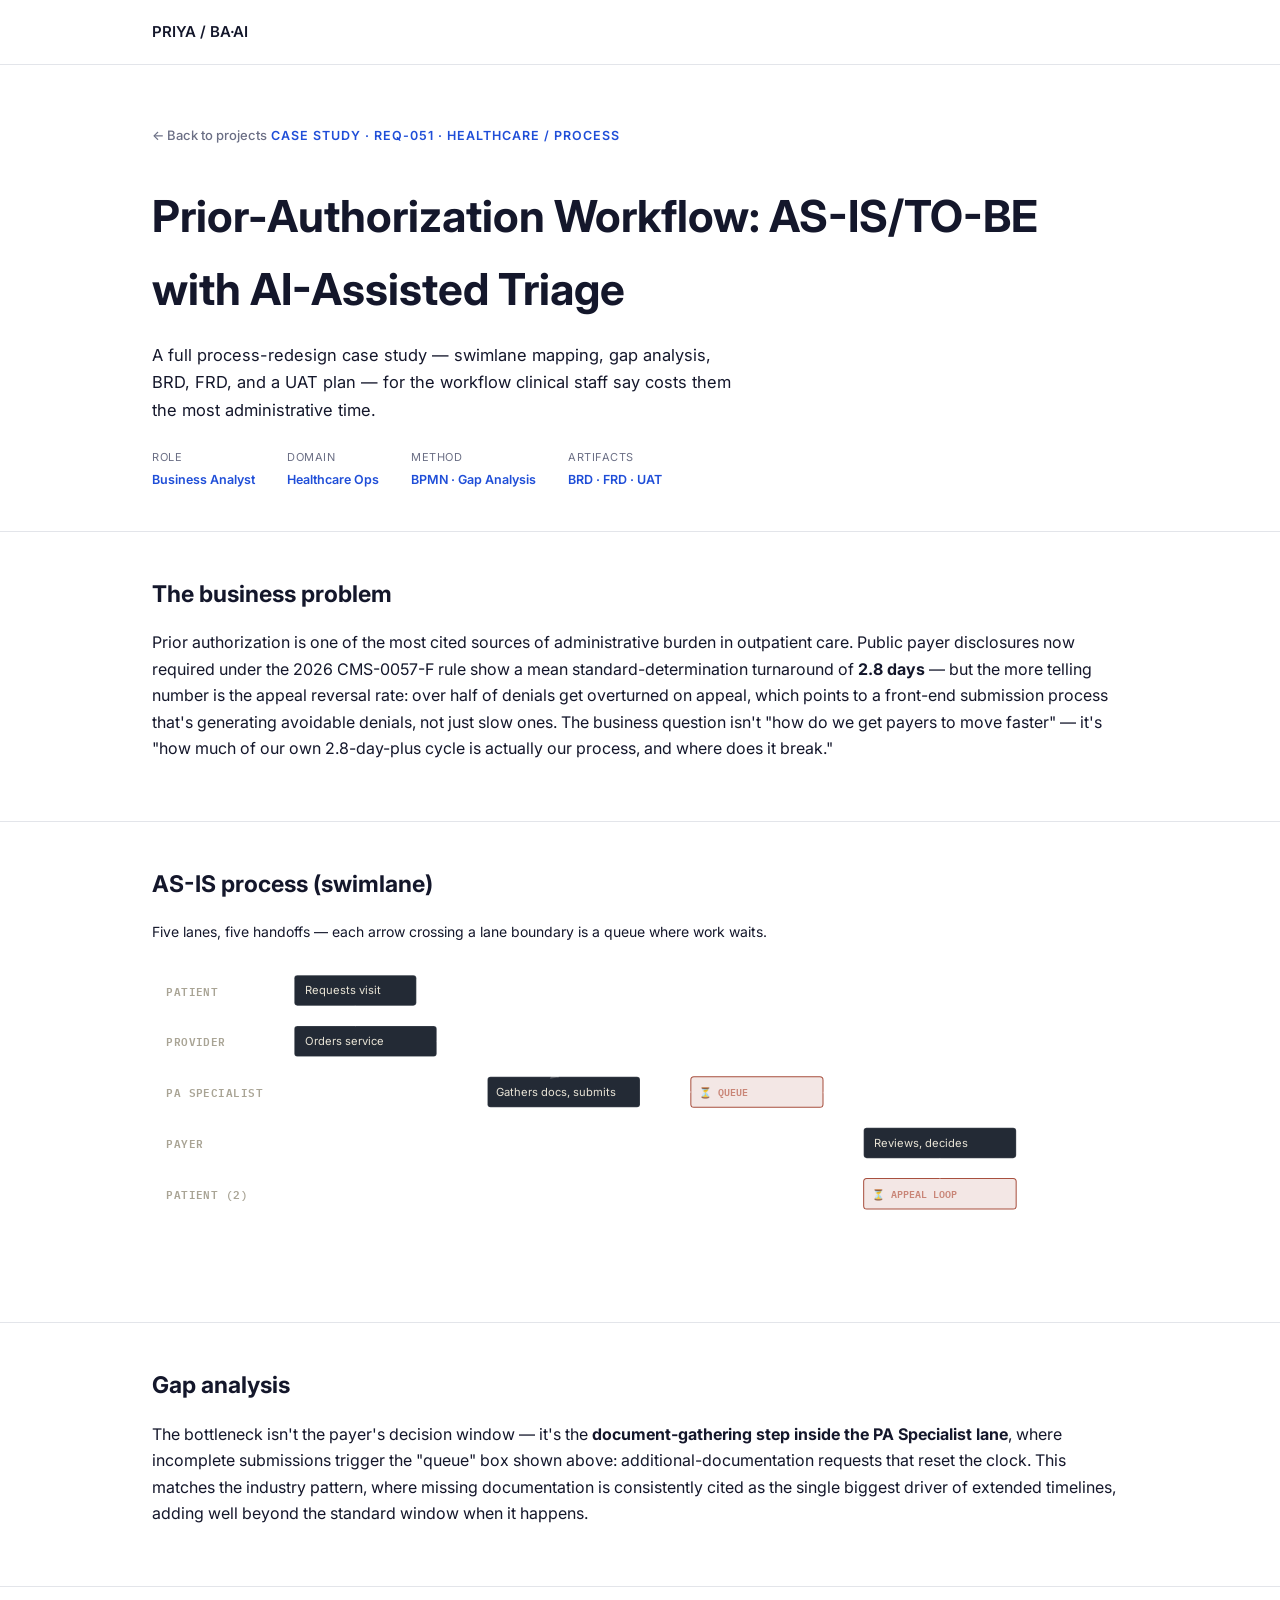
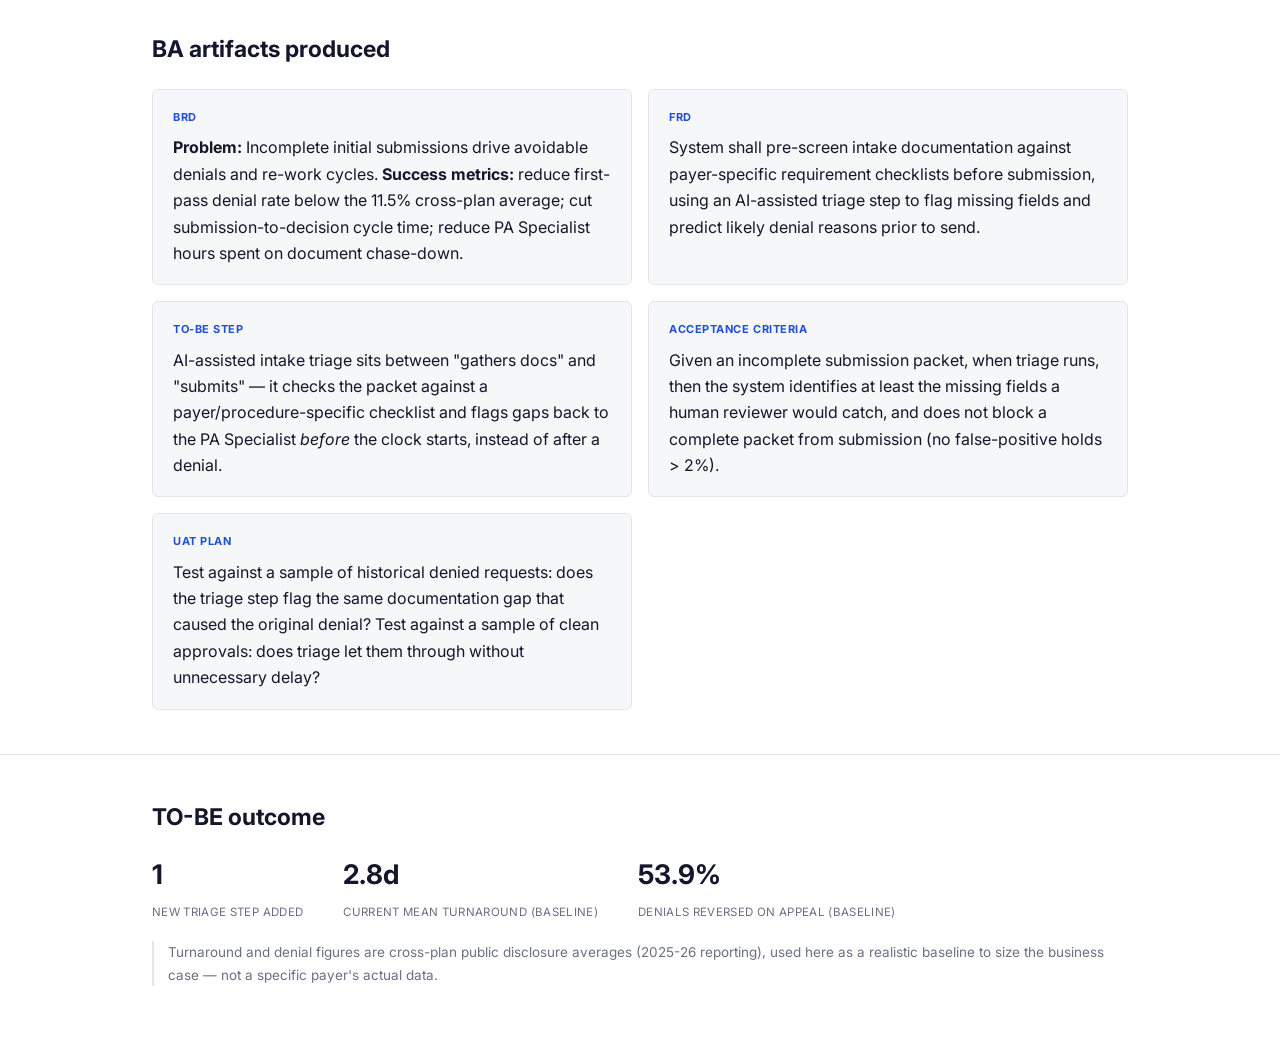
<file: projects/prior-auth.html>
<!DOCTYPE html>
<html lang="en">
<head>
<meta charset="UTF-8">
<meta name="viewport" content="width=device-width, initial-scale=1.0">
<title>Prior-Authorization Process Redesign — Case Study</title>
<link rel="preconnect" href="https://fonts.googleapis.com">
<link href="https://fonts.googleapis.com/css2?family=Fraunces:ital,opsz,wght@0,9..144,500;0,9..144,600;1,9..144,500&family=Inter:wght@400;500;600&family=IBM+Plex+Mono:wght@400;500&display=swap" rel="stylesheet">
<link rel="stylesheet" href="../style.css">
</head>
<body class="dark">

<nav class="topbar"><div class="wrap"><a href="../index.html" class="brand">PRIYA / BA·AI</a></div></nav>
<div class="ruler"></div>

<header class="case-hero">
  <div class="wrap">
    <a href="../index.html#projects" class="back-link">← Back to projects</a>
    <span class="eyebrow">Case Study · REQ-051 · Healthcare / Process</span>
    <h1 style="font-family:var(--display);font-size:clamp(30px,4vw,44px);margin:16px 0;">Prior-Authorization Workflow: AS-IS/TO-BE with AI-Assisted Triage</h1>
    <p style="max-width:60ch;color:var(--ink-text-dim);font-size:16.5px;">A full process-redesign case study — swimlane mapping, gap analysis, BRD, FRD, and a UAT plan — for the workflow clinical staff say costs them the most administrative time.</p>
    <div class="case-meta">
      <div><span class="label">Role</span><span class="val">Business Analyst</span></div>
      <div><span class="label">Domain</span><span class="val">Healthcare Ops</span></div>
      <div><span class="label">Method</span><span class="val">BPMN · Gap Analysis</span></div>
      <div><span class="label">Artifacts</span><span class="val">BRD · FRD · UAT</span></div>
    </div>
  </div>
</header>

<section class="case-section">
  <div class="wrap">
    <h2>The business problem</h2>
    <p>Prior authorization is one of the most cited sources of administrative burden in outpatient care. Public payer disclosures now required under the 2026 CMS-0057-F rule show a mean standard-determination turnaround of <strong>2.8 days</strong> — but the more telling number is the appeal reversal rate: over half of denials get overturned on appeal, which points to a front-end submission process that's generating avoidable denials, not just slow ones. The business question isn't "how do we get payers to move faster" — it's "how much of our own 2.8-day-plus cycle is actually our process, and where does it break."</p>
  </div>
</section>

<section class="case-section">
  <div class="wrap">
    <h2>AS-IS process (swimlane)</h2>
    <p style="color:var(--ink-text-dim);font-size:14px;margin-bottom:22px;">Five lanes, five handoffs — each arrow crossing a lane boundary is a queue where work waits.</p>
    <svg viewBox="0 0 960 300" role="img" aria-label="AS-IS swimlane diagram of the prior authorization process" style="width:100%;height:auto;background:var(--ink-2);border:1px solid var(--rule);border-radius:3px;">
      <style>
        .lane-label{font:600 11px 'IBM Plex Mono',monospace;fill:#a9a495;letter-spacing:.04em;}
        .step{fill:#232a35;stroke:#ffffff2a;}
        .step-text{font:11px Inter,sans-serif;fill:#e9e4d6;}
        .flag{fill:#a8503f22;stroke:#a8503f;}
        .flag-text{font:600 10px 'IBM Plex Mono',monospace;fill:#c98577;}
        .arrow{stroke:#ffffff40;stroke-width:1.4;marker-end:url(#arrow);}
      </style>
      <defs>
        <marker id="arrow" viewBox="0 0 10 10" refX="9" refY="5" markerWidth="6" markerHeight="6" orient="auto-start-reverse">
          <path d="M0,0 L10,5 L0,10 z" fill="#ffffff40"/>
        </marker>
      </defs>
      <text x="14" y="30" class="lane-label">PATIENT</text>
      <text x="14" y="80" class="lane-label">PROVIDER</text>
      <text x="14" y="130" class="lane-label">PA SPECIALIST</text>
      <text x="14" y="180" class="lane-label">PAYER</text>
      <text x="14" y="230" class="lane-label">PATIENT (2)</text>
      <line x1="0" y1="45" x2="960" y2="45" stroke="#ffffff14"/>
      <line x1="0" y1="95" x2="960" y2="95" stroke="#ffffff14"/>
      <line x1="0" y1="145" x2="960" y2="145" stroke="#ffffff14"/>
      <line x1="0" y1="195" x2="960" y2="195" stroke="#ffffff14"/>

      <rect x="140" y="10" width="120" height="30" rx="3" class="step"/><text x="150" y="29" class="step-text">Requests visit</text>
      <rect x="140" y="60" width="140" height="30" rx="3" class="step"/><text x="150" y="79" class="step-text">Orders service</text>
      <rect x="330" y="110" width="150" height="30" rx="3" class="step"/><text x="338" y="129" class="step-text">Gathers docs, submits</text>
      <rect x="530" y="110" width="130" height="30" rx="3" class="flag"/><text x="538" y="129" class="flag-text">⏳ QUEUE</text>
      <rect x="700" y="160" width="150" height="30" rx="3" class="step"/><text x="710" y="179" class="step-text">Reviews, decides</text>
      <rect x="700" y="210" width="150" height="30" rx="3" class="flag"/><text x="708" y="229" class="flag-text">⏳ APPEAL LOOP</text>

      <line x1="200" y1="40" x2="200" y2="60" class="arrow"/>
      <line x1="280" y1="75" x2="400" y2="110" class="arrow"/>
      <line x1="480" y1="125" x2="530" y2="125" class="arrow"/>
      <line x1="660" y1="125" x2="700" y2="160" class="arrow"/>
      <line x1="775" y1="190" x2="775" y2="210" class="arrow"/>
    </svg>
  </div>
</section>

<section class="case-section">
  <div class="wrap">
    <h2>Gap analysis</h2>
    <p>The bottleneck isn't the payer's decision window — it's the <strong>document-gathering step inside the PA Specialist lane</strong>, where incomplete submissions trigger the "queue" box shown above: additional-documentation requests that reset the clock. This matches the industry pattern, where missing documentation is consistently cited as the single biggest driver of extended timelines, adding well beyond the standard window when it happens.</p>
  </div>
</section>

<section class="case-section">
  <div class="wrap">
    <h2>BA artifacts produced</h2>
    <div class="ba-artifact-grid">
      <div class="artifact"><span class="kind">BRD</span><strong>Problem:</strong> Incomplete initial submissions drive avoidable denials and re-work cycles. <strong>Success metrics:</strong> reduce first-pass denial rate below the 11.5% cross-plan average; cut submission-to-decision cycle time; reduce PA Specialist hours spent on document chase-down.</div>
      <div class="artifact"><span class="kind">FRD</span>System shall pre-screen intake documentation against payer-specific requirement checklists before submission, using an AI-assisted triage step to flag missing fields and predict likely denial reasons prior to send.</div>
      <div class="artifact"><span class="kind">TO-BE step</span>AI-assisted intake triage sits between "gathers docs" and "submits" — it checks the packet against a payer/procedure-specific checklist and flags gaps back to the PA Specialist <em>before</em> the clock starts, instead of after a denial.</div>
      <div class="artifact"><span class="kind">Acceptance criteria</span>Given an incomplete submission packet, when triage runs, then the system identifies at least the missing fields a human reviewer would catch, and does not block a complete packet from submission (no false-positive holds &gt; 2%).</div>
      <div class="artifact"><span class="kind">UAT plan</span>Test against a sample of historical denied requests: does the triage step flag the same documentation gap that caused the original denial? Test against a sample of clean approvals: does triage let them through without unnecessary delay?</div>
    </div>
  </div>
</section>

<section class="case-section">
  <div class="wrap">
    <h2>TO-BE outcome</h2>
    <div class="result-row">
      <div class="stat"><strong>1</strong><span>New triage step added</span></div>
      <div class="stat"><strong>2.8d</strong><span>Current mean turnaround (baseline)</span></div>
      <div class="stat"><strong>53.9%</strong><span>Denials reversed on appeal (baseline)</span></div>
    </div>
    <p class="note">Turnaround and denial figures are cross-plan public disclosure averages (2025-26 reporting), used here as a realistic baseline to size the business case — not a specific payer's actual data.</p>
  </div>
</section>

</body>
</html>
</file>
<file: style.css>
/* ============================================================
   Priya — BA + AI Portfolio
   Clean, restrained, professional. White background, one accent
   color, generous whitespace, no decorative gimmicks.
   ============================================================ */

:root {
  --ink: #14172b;
  --ink-soft: #40445c;
  --muted: #6b6f85;
  --bg: #ffffff;
  --bg-alt: #f6f7f9;
  --border: #e3e5ea;
  --accent: #1f4ed8;
  --accent-soft: #1f4ed80f;
  --footer-bg: #14172b;
  --footer-text: #e7e8ee;
  --radius: 6px;
  --mono: 'IBM Plex Mono', ui-monospace, monospace;
  --display: 'Inter', -apple-system, sans-serif;
  --body: 'Inter', -apple-system, sans-serif;
}

@media (prefers-reduced-motion: reduce) {
  *, *::before, *::after { animation-duration: 0.001ms !important; transition-duration: 0.001ms !important; }
}

* { box-sizing: border-box; }
html { scroll-behavior: smooth; }

body {
  margin: 0;
  background: var(--bg);
  color: var(--ink);
  font-family: var(--body);
  font-size: 16px;
  line-height: 1.65;
  -webkit-font-smoothing: antialiased;
}

a { color: inherit; }
img { max-width: 100%; display: block; }

.wrap { max-width: 1040px; margin: 0 auto; padding: 0 32px; }

/* ---------- Nav ---------- */
nav.topbar {
  position: sticky; top: 0; z-index: 50;
  background: #ffffffee;
  backdrop-filter: blur(8px);
  border-bottom: 1px solid var(--border);
}
nav.topbar .wrap { display: flex; align-items: center; justify-content: space-between; height: 64px; }
.brand { font-size: 15px; font-weight: 600; letter-spacing: -0.01em; color: var(--ink); text-decoration: none; }
.navlinks { display: flex; gap: 30px; list-style: none; margin: 0; padding: 0; }
.navlinks a { font-size: 13.5px; font-weight: 500; text-decoration: none; color: var(--muted); transition: color .15s; }
.navlinks a:hover, .navlinks a:focus-visible { color: var(--accent); }

.ruler { display: none; }

.eyebrow {
  font-size: 12.5px;
  letter-spacing: 0.08em;
  text-transform: uppercase;
  color: var(--accent);
  font-weight: 600;
}

/* ---------- Hero ---------- */
.hero { padding: 100px 0 56px; border-bottom: 1px solid var(--border); }
.hero-grid { display: block; }
.hero h1 {
  font-family: var(--display);
  font-weight: 700;
  font-size: clamp(34px, 4.4vw, 48px);
  line-height: 1.15;
  margin: 16px 0 20px;
  letter-spacing: -0.02em;
  color: var(--ink);
  max-width: 18ch;
}
.hero h1 em { font-style: normal; color: var(--accent); }
.hero p.lede { font-size: 18px; color: var(--ink-soft); max-width: 58ch; margin: 0 0 32px; }
.hero-cta { display: flex; gap: 14px; flex-wrap: wrap; margin-bottom: 52px; }

.btn {
  font-size: 14px; font-weight: 600;
  padding: 12px 22px; border-radius: var(--radius);
  text-decoration: none; display: inline-flex; align-items: center; gap: 8px;
  border: 1px solid var(--ink); transition: all .15s;
}
.btn-primary { background: var(--ink); color: #fff; }
.btn-primary:hover { background: var(--accent); border-color: var(--accent); }
.btn-ghost { color: var(--ink); background: transparent; }
.btn-ghost:hover { border-color: var(--accent); color: var(--accent); }

/* ---------- Hero stats (replaces the old hero card) ---------- */
.hero-stats { display: flex; gap: 48px; flex-wrap: wrap; padding-top: 28px; border-top: 1px solid var(--border); }
.hero-stats div { display: flex; flex-direction: column; gap: 4px; }
.hero-stats strong { font-size: 26px; font-weight: 700; color: var(--ink); }
.hero-stats span { font-size: 12.5px; color: var(--muted); text-transform: uppercase; letter-spacing: .04em; }

/* legacy ledger-card markup, neutralized to plain text block if still present */
.ledger-card { border: none; box-shadow: none; background: transparent; transform: none; }
.ledger-card .ledger-head { display: none; }
.ledger-row { display: none; }

/* ---------- Section shells ---------- */
section { padding: 64px 0; }
section.paper { background: var(--bg-alt); }
h2.section-title {
  font-family: var(--display); font-weight: 700; font-size: 28px; margin: 10px 0 36px; color: var(--ink); letter-spacing: -0.01em;
}

/* ---------- Skills ---------- */
.skill-groups { display: grid; grid-template-columns: repeat(3, 1fr); gap: 36px; }
.skill-group h3 { font-size: 13px; text-transform: uppercase; letter-spacing: .06em; margin: 0 0 16px; font-weight: 700; color: var(--ink); }
.chip-row { display: flex; flex-wrap: wrap; gap: 8px; }
.chip { font-size: 13px; padding: 6px 12px; background: #fff; border: 1px solid var(--border); border-radius: 20px; color: var(--ink-soft); }

/* ---------- Experience ---------- */
.exp-entry { display: grid; grid-template-columns: 180px 1fr; gap: 32px; padding: 32px 0; border-top: 1px solid var(--border); }
.exp-entry:last-child { border-bottom: 1px solid var(--border); }
.exp-entry .when { font-size: 13px; color: var(--muted); font-weight: 500; }
.exp-entry h3 { margin: 0 0 4px; font-family: var(--display); font-size: 19px; font-weight: 700; color: var(--ink); }
.exp-entry .role { font-size: 13.5px; color: var(--accent); margin-bottom: 12px; font-weight: 500; }
.exp-entry ul { margin: 0; padding-left: 18px; }
.exp-entry li { margin-bottom: 7px; font-size: 14.5px; color: var(--ink-soft); }

/* ---------- Project cards ---------- */
.proj-grid { display: grid; grid-template-columns: repeat(2, 1fr); gap: 20px; }
.proj-card {
  background: #fff; border: 1px solid var(--border); border-radius: var(--radius);
  padding: 28px; text-decoration: none; color: var(--ink);
  display: flex; flex-direction: column; gap: 12px;
  transition: border-color .15s, box-shadow .15s;
}
.proj-card::before { content: none; }
.proj-card:hover, .proj-card:focus-visible { border-color: var(--accent); box-shadow: 0 4px 16px #1f4ed81a; }
.proj-card .tag { font-size: 11.5px; letter-spacing: .05em; font-weight: 600; color: var(--accent); text-transform: uppercase; }
.proj-card h3 { font-family: var(--display); font-size: 20px; margin: 0; font-weight: 700; color: var(--ink); }
.proj-card p { margin: 0; font-size: 14px; color: var(--muted); }
.proj-card .tools { font-size: 12px; color: var(--muted); }
.proj-card .go { font-size: 13px; color: var(--ink); margin-top: auto; font-weight: 600; }

/* ---------- Education / contact ---------- */
.edu-entry { display: grid; grid-template-columns: 180px 1fr; gap: 32px; padding: 22px 0; border-top: 1px solid var(--border); }
.edu-entry:last-child { border-bottom: 1px solid var(--border); }

footer.contact { text-align: center; padding: 80px 0 60px; background: var(--footer-bg); color: var(--footer-text); }
footer.contact .eyebrow { color: #93a5f5; justify-content: center; }
footer.contact h2 { font-family: var(--display); font-size: 28px; font-weight: 700; margin: 14px 0 18px; }
.contact-links { display: flex; justify-content: center; gap: 24px; margin-top: 20px; font-size: 13.5px; }
.contact-links a { text-decoration: none; color: var(--footer-text); border-bottom: 1px solid #ffffff33; padding-bottom: 2px; }
.contact-links a:hover { color: #93a5f5; border-color: #93a5f5; }
.stamp { display: none; }

/* ---------- Case study page ---------- */
.case-hero { padding: 56px 0 40px; border-bottom: 1px solid var(--border); }
.case-meta { display: flex; gap: 32px; flex-wrap: wrap; margin-top: 24px; }
.case-meta div { font-size: 12.5px; }
.case-meta span.label { display: block; color: var(--muted); text-transform: uppercase; letter-spacing: .05em; margin-bottom: 4px; font-size: 11px; }
.case-meta span.val { color: var(--accent); font-weight: 600; }

.case-section { padding: 44px 0; border-bottom: 1px solid var(--border); }
.case-section:last-of-type { border-bottom: none; }
.case-section h2 { font-family: var(--display); font-size: 23px; font-weight: 700; margin: 0 0 16px; color: var(--ink); }
.ba-artifact-grid { display: grid; grid-template-columns: repeat(2, 1fr); gap: 16px; margin-top: 20px; }

.artifact, .dark .artifact {
  border: 1px solid var(--border); border-radius: var(--radius);
  padding: 18px 20px; background: var(--bg-alt);
}
.artifact .kind, .dark .artifact .kind {
  font-size: 11px; color: var(--accent); text-transform: uppercase; letter-spacing: .05em; margin-bottom: 8px; display: block; font-weight: 700;
}

.back-link { display: inline-flex; align-items: center; gap: 8px; font-size: 13px; color: var(--muted); text-decoration: none; margin-bottom: 18px; font-weight: 500; }
.back-link:hover { color: var(--accent); }

.result-row { display: flex; gap: 40px; flex-wrap: wrap; margin-top: 8px; }
.result-row .stat strong { font-family: var(--display); font-size: 27px; font-weight: 700; display: block; color: var(--ink); }
.result-row .stat span { font-size: 11.5px; color: var(--muted); text-transform: uppercase; letter-spacing: .03em; }

.note { font-size: 13.5px; color: var(--muted); border-left: 2px solid var(--border); padding-left: 14px; margin-top: 18px; }

@media (max-width: 820px) {
  .skill-groups, .proj-grid, .ba-artifact-grid { grid-template-columns: 1fr; }
  .exp-entry, .edu-entry { grid-template-columns: 1fr; }
  .navlinks { display: none; }
}
</file>
